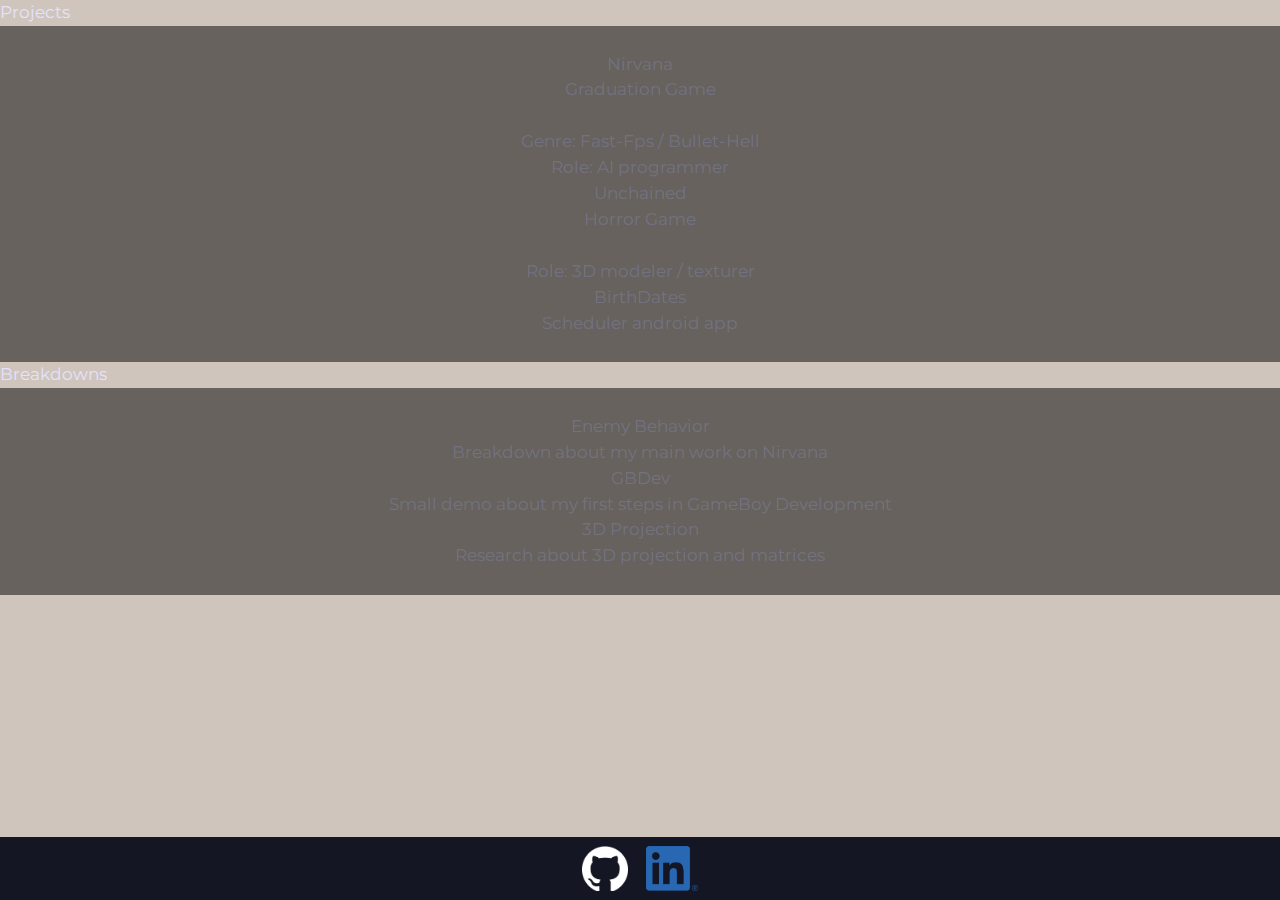
<file: projects.html>
<!DOCTYPE html>
<html>
    <head>
        <meta charset="utf-8">
        <title>Gâteau--Reuzé Nathan</title>

        <link rel="stylesheet" href="./style.css">
        <link rel="shortcut icon" href="./favicon.ico">
    </head>

    <body class="home">
        <div class="main">
            <div class="title">
                Projects
            </div>

            <div class="projectBar">

                <a class="project" href="https://store.steampowered.com/app/3462980/Nirvana/"
                style=" background-image: linear-gradient(to right, rgba(var(--main-color-value), 0.7) 0 100%), url(./Projects/Nirvana/sidebar/affiche.png);
                        background-position: top center;">
                    <div class="title">
                        Nirvana
                    </div>
                    <div class="detail">
                        Graduation Game<br>
                        <br>
                        Genre: Fast-Fps / Bullet-Hell<br>
                        Role: AI programmer<br>
                    </div>
                </a>
                <a class="project" href="https://minewarpro.itch.io/unchained" 
                style="background-image: linear-gradient(to right, rgba(var(--main-color-value), 0.7) 0 100%), url(./Projects/unchained.png);">
                    <div class="title">
                        Unchained
                    </div>
                    <div class="detail">
                        Horror Game<br>
                        <br>
                        Role: 3D modeler / texturer<br>
                    </div>
                </a>
                <a class="project" href="https://github.com/nathangateaureuze/BirthDates"
                style="background-image: linear-gradient(to right, rgba(var(--main-color-value), 0.7) 0 100%), url(./Projects/birthdates.png);
                        background-size: contain;">
                    <div class="title">
                        BirthDates
                    </div>
                    <div class="detail">
                        Scheduler android app
                    </div>
                </a>
            </div>

            <div class="title"> 
                Breakdowns
            </div>

            <div class="projectBar">
                <a class="project" href="./Projects/Nirvana/Nirvana.html">
                    <div class="title">
                        Enemy Behavior
                    </div>
                    <div class="detail">
                        Breakdown about my main work on Nirvana<br>
                    </div>
                </a>
                <a class="project" href="./Projects/GameBoyDevelopment/GBDev.html">
                    <div class="title">
                        GBDev
                    </div>
                    <div class="detail">
                        Small demo about my first steps in GameBoy Development<br>
                    </div>
                </a>
                <a class="project" href="./Projects/3Drenderer/3D Projection.html">
                    <div class="title">
                        3D Projection
                    </div>
                    <div class="detail">
                        Research about 3D projection and matrices <br>
                    </div>
                </a>
            </div>
        </div>      
        
        <div class="footer">
            <a class="pic" href="https://github.com/nathangateaureuze"><img src="./icons/github-white.png"></a>
            <a class="pic" href="https://linkedin.com/in/nathan-gateau-reuze"><img src="./icons/linkedin.png"></a>
        </div>
    </body>
</html>
</file>
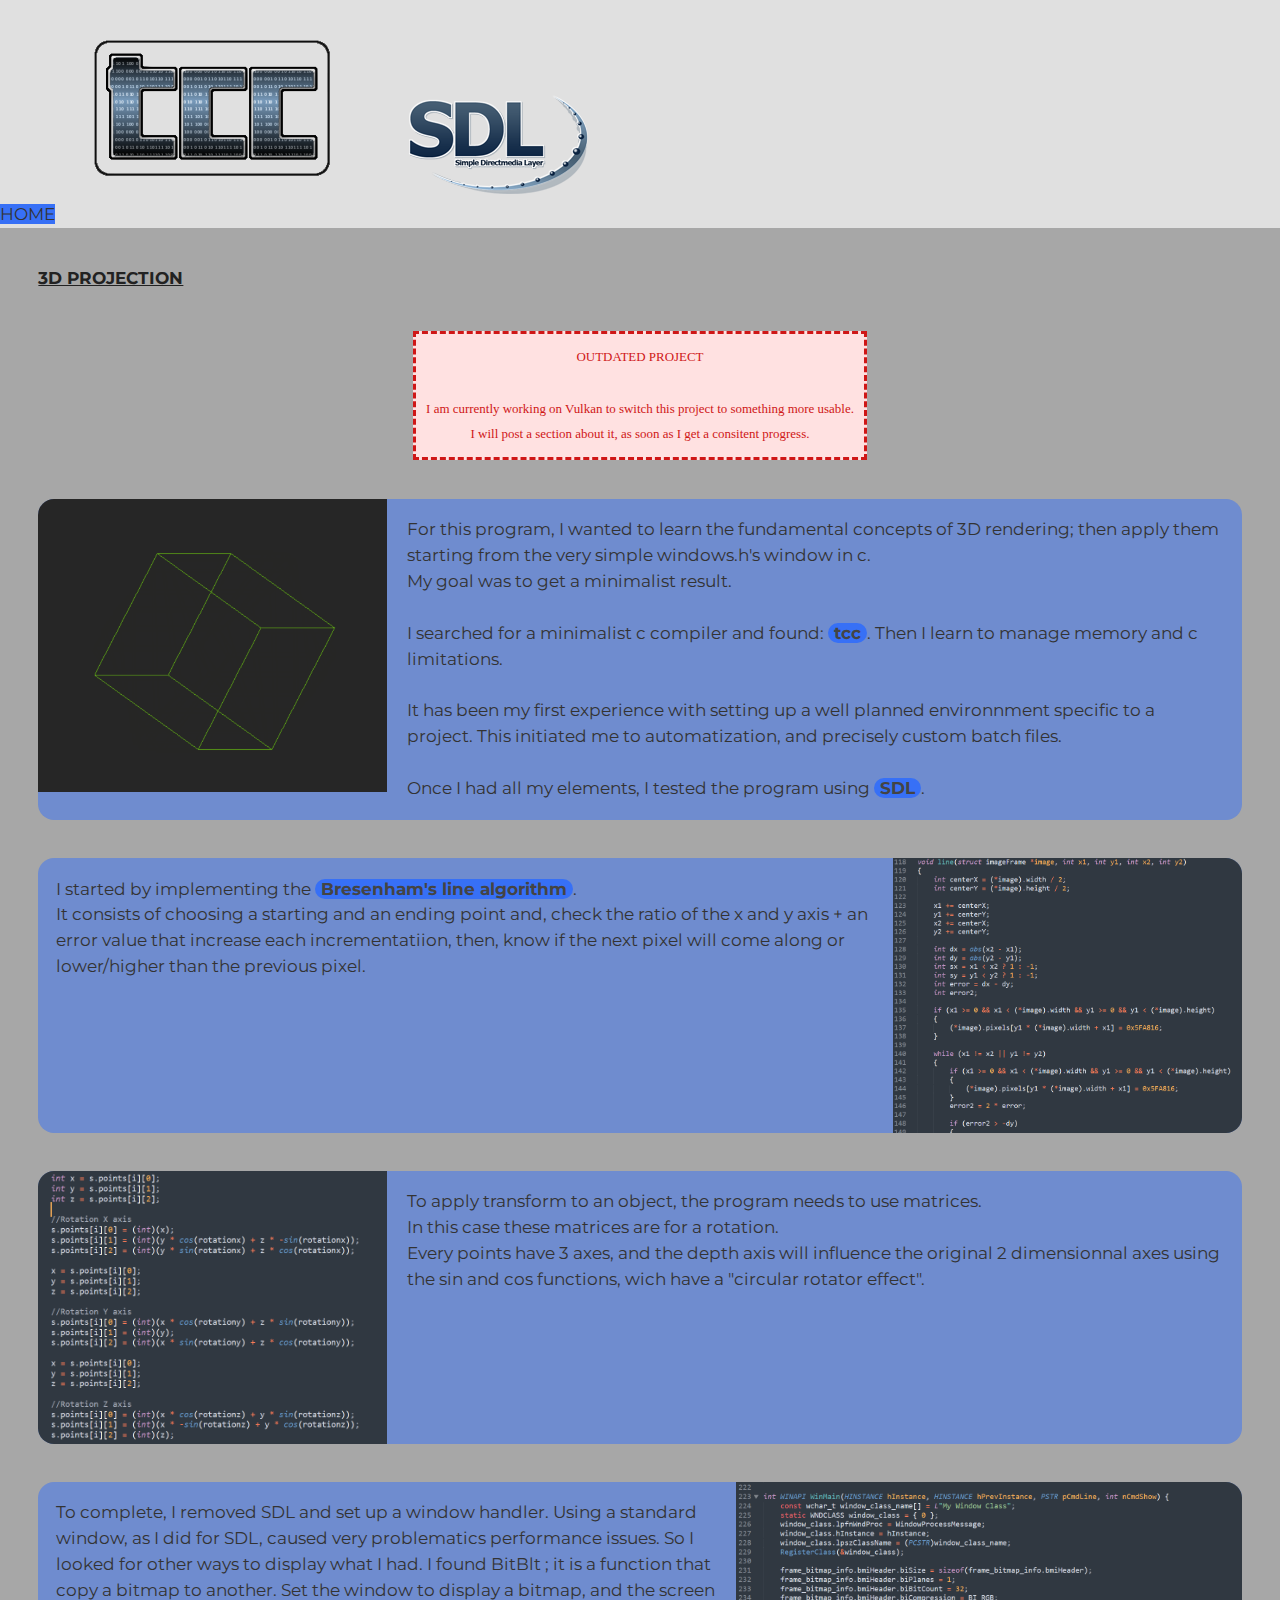
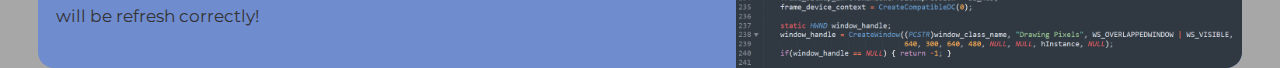
<file: Projects/3Drenderer/3D Projection.html>
<!DOCTYPE html>
<html>
    <head>
        <meta charset="utf-8">
        <title>Portfolio • 3D Projection</title>

        <link rel="stylesheet" href="../../style.css">
        <link rel="shortcut icon" href="../../favicon.ico">

        <link rel="stylesheet" href="../project.css">
        <link rel="stylesheet" href="./style.css">

        <style>
            .section
            {
              background-color: #3770f67f;
            }

            .sidebar
            {
                background-color: #e0e0e0;
            }
        </style>
    </head>

    <body style="background: #a7a7a7">
        <div class="sidebar"> 
            <a href="../../projects.html"class="sidebarBack" style="background-color: #3770f6;">HOME</a>
            <a href="https://bellard.org/tcc/"><img class="sidebarLink" src="./tcc-logo.png"></a>
            <a href="https://libsdl.org/"><img class="sidebarLink" src="./SDL_logo.png"></a>
        </div>

        <div class="content">
            <div class="title">
                <div style="color: #222; text-decoration: underline;"> 3D PROJECTION </div>
            </div>

            <div class="disclaimer">
                <div class="text">
                    OUTDATED PROJECT<br><br>
                    I am currently working on Vulkan to switch this project to something more usable.<br>
                    I will post a section about it, as soon as I get a consitent progress.
                </div>
            </div>

            <div class="section">
                <img src="./view.gif" style="float: left; padding-right: 20px; width: 29%;">
                <div class="text">
                    For this program, I wanted to learn the fundamental
                    concepts of 3D rendering; then apply them starting
                    from the very simple windows.h's window in c.<br>
                    My goal was to get a minimalist result.<br>
                    <br>
                    I searched for a minimalist c compiler and found: <a href="https://bellard.org/tcc/" style="text-decoration: none;">tcc</a>.
                    Then I learn to manage memory and c limitations.<br>
                    <br>
                    It has been my first experience with setting up a well
                    planned environnment specific to a project.
                    This initiated me to automatization, and precisely
                    custom batch files.<br>
                    <br>
                    Once I had all my elements,
                    I tested the program using <a href="https://libsdl.org/" style="text-decoration: none;">SDL</a>.<br>
                </div>
            </div>
            <div class="section">
                <img src="./lineAlgo.PNG" style="float: right; padding-left: 20px; width: 29%;">
                <div class="text">
                    I started by implementing the <a href="https://en.wikipedia.org/wiki/Bresenham%27s_line_algorithm" style="text-decoration: none;">Bresenham's line algorithm</a>.<br>
                    It consists of choosing a starting and an ending point and,
                    check the ratio of the x and y axis + an error value that
                    increase each incrementatiion, then, know if the next pixel
                    will come along or lower/higher than the previous pixel.<br>
                </div>
            </div>
            <div class="section">
                <img src="./rotation matrices.PNG" style="float: left; padding-right: 20px; width: 29%;">
                <div class="text">
                    To apply transform to an object, the program
                    needs to use matrices. <br>
                    In this case these matrices are for a rotation.<br>
                    Every points have 3 axes,
                    and the depth axis will influence the original
                    2 dimensionnal axes using the sin and cos
                    functions, wich have a "circular rotator effect".<br>
                </div>
            </div>
            <div class="section">
                <img src="./window handles + bitmap.PNG" style="float: right; padding-left: 20px; width: 42%;">
                <div class="text">
                    To complete, I removed SDL and set up a
                    window handler. Using a standard window,
                    as I did for SDL, caused very problematics
                    performance issues. So I looked for
                    other ways to display what I had.
                    I found BitBlt ; it is a function that copy 
                    a bitmap to another. Set the window to display 
                    a bitmap, and the screen will be refresh correctly! <br>
                </div>
            </div>
        </div>
    </body>
</html>
</file>
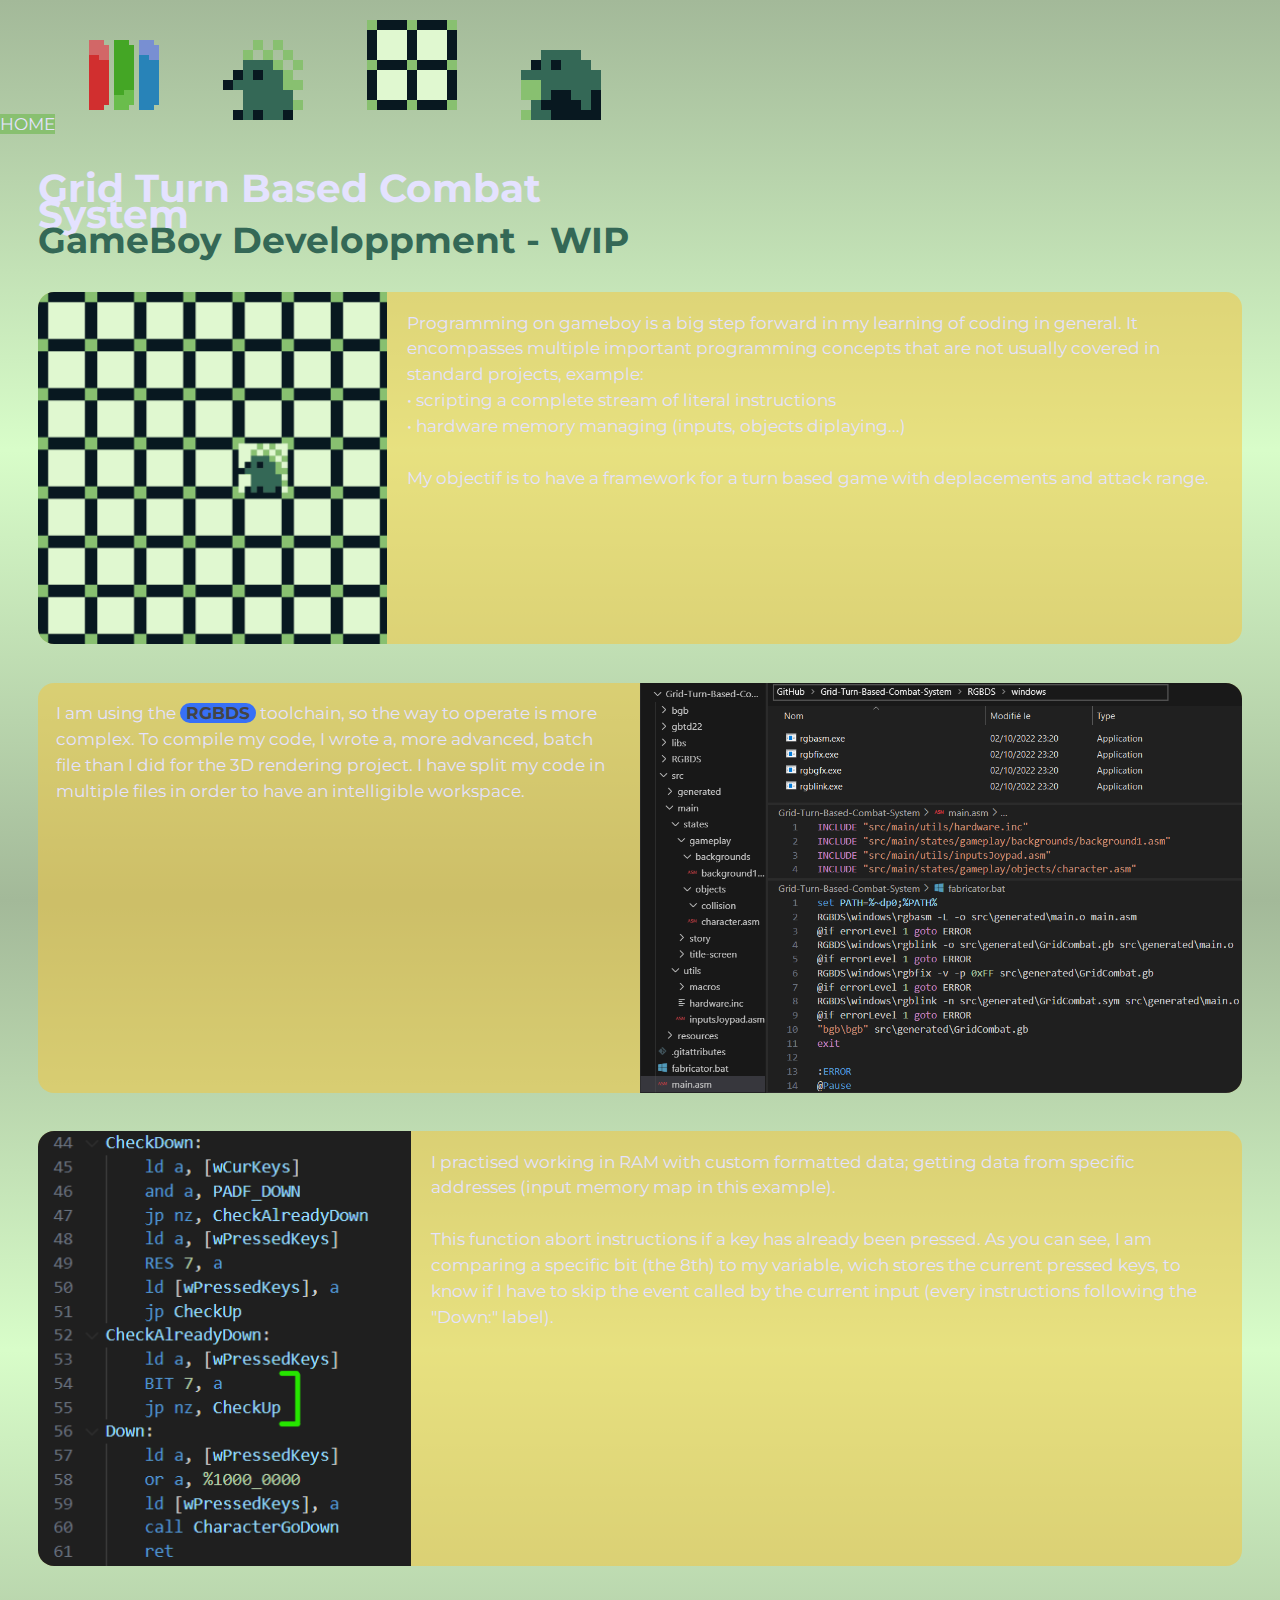
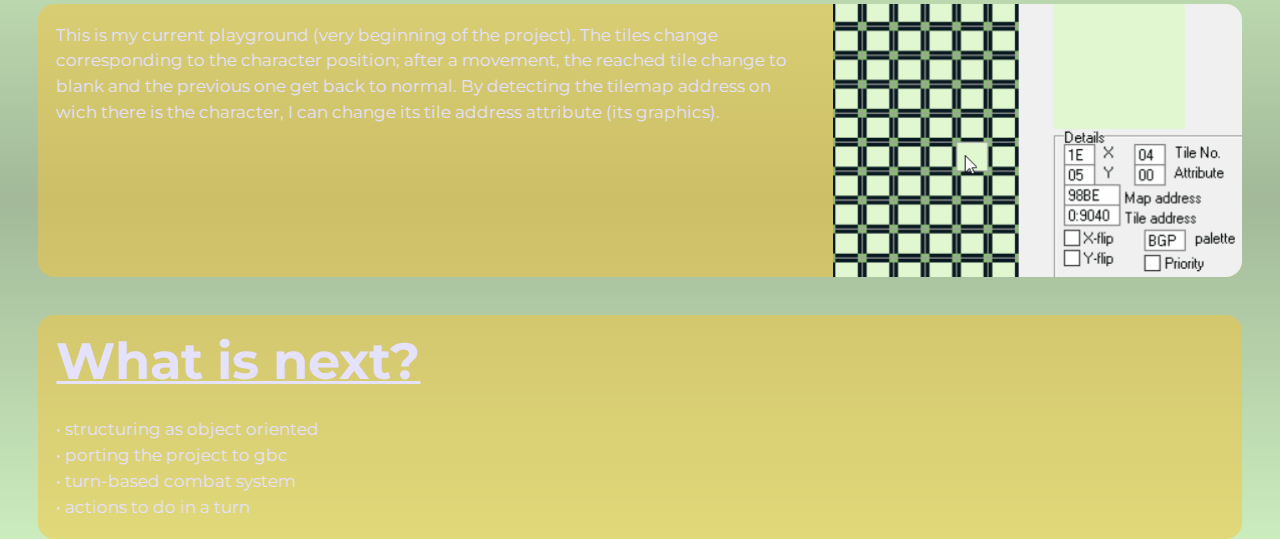
<file: Projects/GameBoyDevelopment/GBDev.html>
<!DOCTYPE html>
<html>
    <head>
        <meta charset="utf-8">
        <title>Portfolio • GBDev</title>

        <link rel="stylesheet" href="../../style.css">
        <link rel="shortcut icon" href="../../favicon.ico">

        <link rel="stylesheet" href="../project.css">
        <link rel="stylesheet" href="./style.css">

        <style>
            .section
            {
              background-color: #f6c5377f;
            }
        </style>
    </head>

    <body style="
    background-image: repeating-linear-gradient(
                                                to bottom,
                                                #a3b999,
                                                #d8fdc9 50%,
                                                #a3b999 100%
                                                );
                 ">
        <div class="sidebar"> 
            <a href="../../projects.html"class="sidebarBack" style="background-color: #88c070;">HOME</a>
            <a href="https://rgbds.gbdev.io/"><img class="sidebarLink" src="./sidebar/rgbds.png"></a>
            <img class="sidebarImage" src="./sidebar/hedgehog.png">
            <img class="sidebarImage" src="./sidebar/grid.png">
            <img class="sidebarImage" src="./sidebar/beaver.png">
        </div>

        <div class="content">
            <div class="title">
                <div style="font-size: 2.1rem;">Grid Turn Based Combat System</div>
                <div style="font-size: 1.92rem; color: #346856;">GameBoy Developpment - WIP</div>
            </div>
            <div class="section">
                <img src="./movements.gif" style="float: left; padding-right: 20px; width: 29%;">
                <div class="text">
                    Programming on gameboy is a big step forward in my learning of
                    coding in general. It encompasses multiple important programming
                    concepts that are not usually covered in standard projects, example:<br>
                    • scripting a complete stream of literal instructions<br>
                    • hardware memory managing (inputs, objects diplaying...)<br>
                    <br>
                    My objectif is to have a framework for a turn based game with
                    deplacements and attack range. <br>
                </div>
            </div>
            <div class="section">
                <img src="./environment.PNG" style="float: right; padding-left: 20px; width: 50%;">
                <div class="text">
                    I am using the <a href="https://rgbds.gbdev.io/" style="text-decoration: none;">RGBDS</a> toolchain, so the way to
                    operate is more complex. To compile my code,
                    I wrote a, more advanced, batch file than I
                    did for the 3D rendering project. I have
                    split my code in multiple files in order to
                    have an intelligible workspace. <br>
                </div>
            </div>
            <div class="section">
                <img src="./already pressed.png" style="float: left; padding-right: 20px; width: 31%;">
                <div class="text">
                    I practised working in RAM with custom formatted data; getting
                    data from specific addresses (input memory map in this example).<br>
                    <br>
                    This function abort instructions if a key has already been pressed.
                    As you can see, I am comparing a specific bit (the 8th) to my
                    variable, wich stores the current pressed keys, to know if I have to
                    skip the event called by the current input (every instructions following
                    the "Down:" label).<br>
                </div>
            </div>
            <div class="section">
                <img src="./tile.gif" style="float: right; padding-left: 20px; width: 34%;">
                <div class="text">
                    This is my current playground (very beginning of the project).
                    The tiles change corresponding to the character position;
                    after a movement, the reached tile change to blank and
                    the previous one get back to normal. By detecting the
                    tilemap address on wich there is the character, I can change
                    its tile address attribute (its graphics). <br>
                </div>
            </div>
            <div class="section">
                <div class="text">
                    <div class="subtitle"> What is next? </div><br>
                    • structuring as object oriented<br>
                    • porting the project to gbc<br>
                    • turn-based combat system<br>
                    • actions to do in a turn<br>
                </div>                          
            </div>
        </div>
    </body>
</html>
</file>
<file: style.css>
html, body { margin: 0; padding: 0; width: 100%; height: 100%;}

@font-face 
{
	font-family: "Montserrat";
	size-adjust: 130%;
	src: url(Montserrat-VariableFont_wght.ttf);
}
@font-face 
{
	font-family: "Montserrat-Italic";
	size-adjust: 130%;
	src: url(Montserrat-Italic-VariableFont_wght.ttf);
}

:root{
	--main-color: rgb(20, 22, 36);
	--main-color-value: 20, 22, 36;
	--text-color: #252344;
	--text-color-bright: #e4e2ff;

	--footer-height: 7vh;
}

*
{
	font-family: Montserrat;
	line-height: 1.8rem;
	font-size: 0.9rem;
	text-decoration: none;
	color: var(--text-color-bright);
}

.gifScheme
{
	image-rendering: optimizeQuality;
}

.home 
{
	background-color: #cfc5bc;
}

.main
{
	padding-bottom: var(--footer-height);
	width: 100%;
}

.mainTitle
{
	margin: auto;
	background-color: #ffffff9e;
	border-radius: 8px;
	margin-left: 17%;
	padding: 1rem;
	font-size: 1.5rem;
	color: var(--text-color);
}

.frontPicture{
	width: 100%;
	position: relative;
	overflow: hidden;
}
.frontPictureContent
{
	position: absolute;
	top: 0;
	bottom: 0;
	left: 0;
	right: 0;

	align-items: stretch;
	display: flex;
	flex-direction: column;
	justify-content: end;
}

.showCaseGrid
{
  display: grid;
  justify-content: center;
  grid-template-columns: 80%;
  gap: 3rem;
  padding-top: 7%;
  padding-bottom: 7%;
}


.projectBar
{
	padding: 2%;
	background-color: rgba(0, 0, 0, 0.5);
	grid-template-columns: 18% 18% 18%;
	gap: 11%;
}
.project
{
	text-align: center;
	background-color: var(--main-color);
	border-radius: 0.4rem;
	box-shadow: 0px 0px 0.5rem 0px rgba(0, 0, 0, 1);

	transition: all 0.5s ease;

	filter: brightness(0.5);

	img
	{
		height: 100%;
  		object-fit: contain;
	}
}
.project:hover
{
	transform: scale(1.04);
	filter: brightness(1.2);
}

.breakdown
{
	display: flex;
	width: 100%;
	background-color: #0b0b26d4;
	border-radius: 8px;
	overflow: hidden;

	.thumbnail
	{
		display: flex;
		flex-direction: column;
		flex-basis: 11.5rem;

		img 
		{
			flex-basis: 7.5rem;
			object-fit: cover;
			min-height: 100%;
			max-width: 100%;
		}
	}

	.detail
	{
		padding: 1.5rem;
		display: flex;
		flex-direction: column;	

		.title
		{
			font-weight: bold;
		}
	}
}

.disclaimer
{
	justify-content: center;
	display: flex;
	margin: 1rem;

	.text
	{
		font-family: Open Sans;
		text-align: center;
		color: #cf1717;
		background-color: #ffe1e1;
		border-style: dashed;
		display: block;
		max-width: 60%;
		padding: 0.7rem;
	}
}

.footer{
	position: fixed;
	left: 0;
	bottom: 0;
	background-color: var(--main-color);
	width: 100%;
	justify-content: center;
	display: flex;
	height: var(--footer-height);
}
.footer img {
	max-height: 100%;
}
.footer a {
	height: calc(var(--footer-height) - 2vh);
	padding: 1vh;
	align-content: center;
}
.footer .left {
	position: absolute;
	left: 0;
	background-color: rgb(56, 62, 104);
	color: var(--text-color-bright);
	border-radius: 9px;
	padding: 0;  
	padding-left: 2rem;
	padding-right: 2rem;
	margin: 1vh;
	text-decoration: none;
	font-weight: bold;
	transition: all 0.5s ease;
}
.footer .left:hover
{
	transform: scale(1.04);
	filter: brightness(1.05);
}
</file>
<file: Projects/project.css>
a
{
  transition: filter 1.3s;
}
a:hover
{
  filter: brightness(1.2);
}

.section
{
  margin: 3%;
  color: #444;
  line-height: 1.9rem;
  font-size: 1.4rem;
  clear: both;
  overflow: hidden;
  background-color: #2222224d;
  border-radius: 16px;

  a
  {
    font-weight: bold;
    color: #444;
    background-color: #3770f6;
    padding-left: 6px;
    padding-right: 6px;
    border-radius: 10px;
  }

  .text
  {
    padding: 1.5%;
  }

  .image
  {
    display: inline-grid;
    width: 100%;
    justify-items: center;
    align-items: center;

    img
    {
      width: 80%;
      height: auto;
      padding: 2%;
    }
  }
}

.board
{
  display: inline-grid;
  grid-template-columns: 24% auto;
  width: 100%;
}

.title
{
  margin: 3%;
  font-weight: bold;
  color: #444;
  line-height: 1;
  font-size: 3rem;
  max-width: 50%;
}

.subtitle
{
  font-size: 2.7rem;
  font-weight: bold;  
  line-height: 4rem;
  text-decoration: underline;
}

.video
{
  display: block;
  margin: auto;
  width: 80%;
}
</file>
<file: Projects/3Drenderer/style.css>
*
{
    color: #333;
}
</file>
<file: Projects/GameBoyDevelopment/style.css>
*
{
}
</file>
